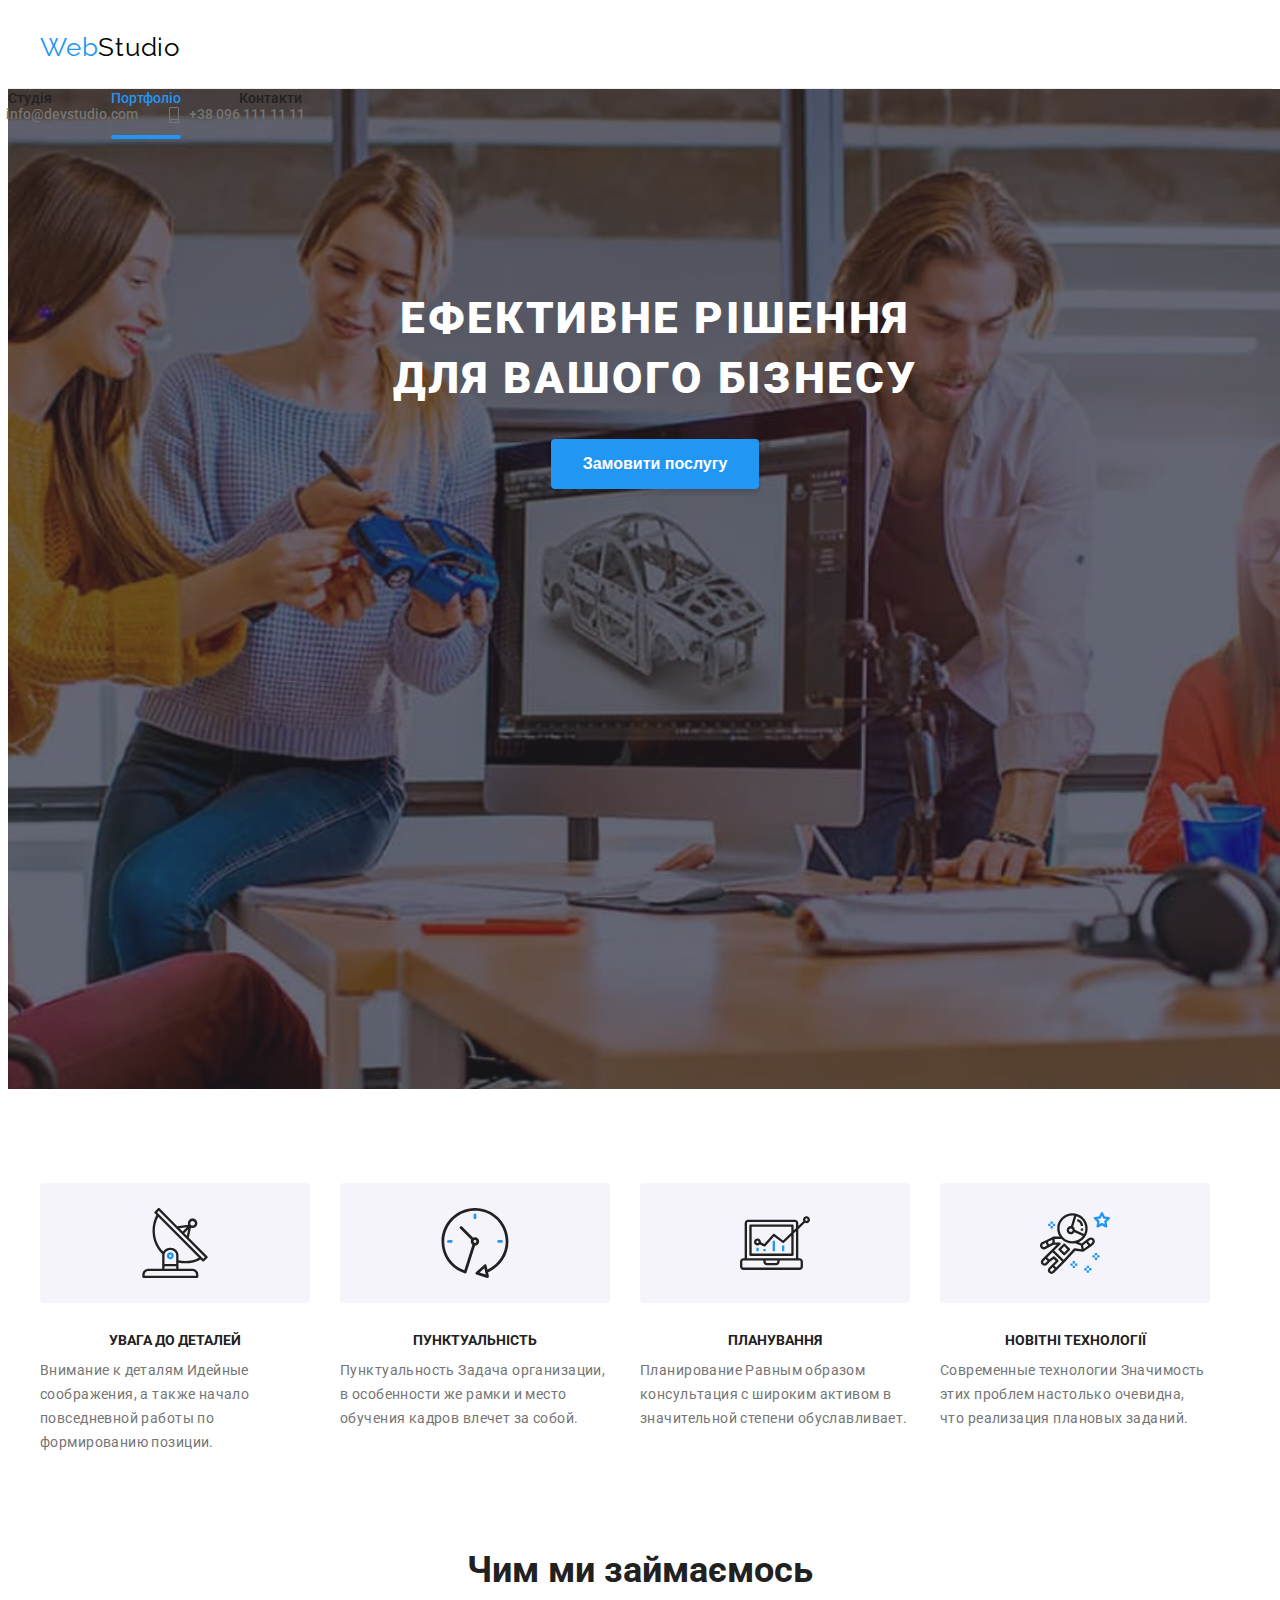
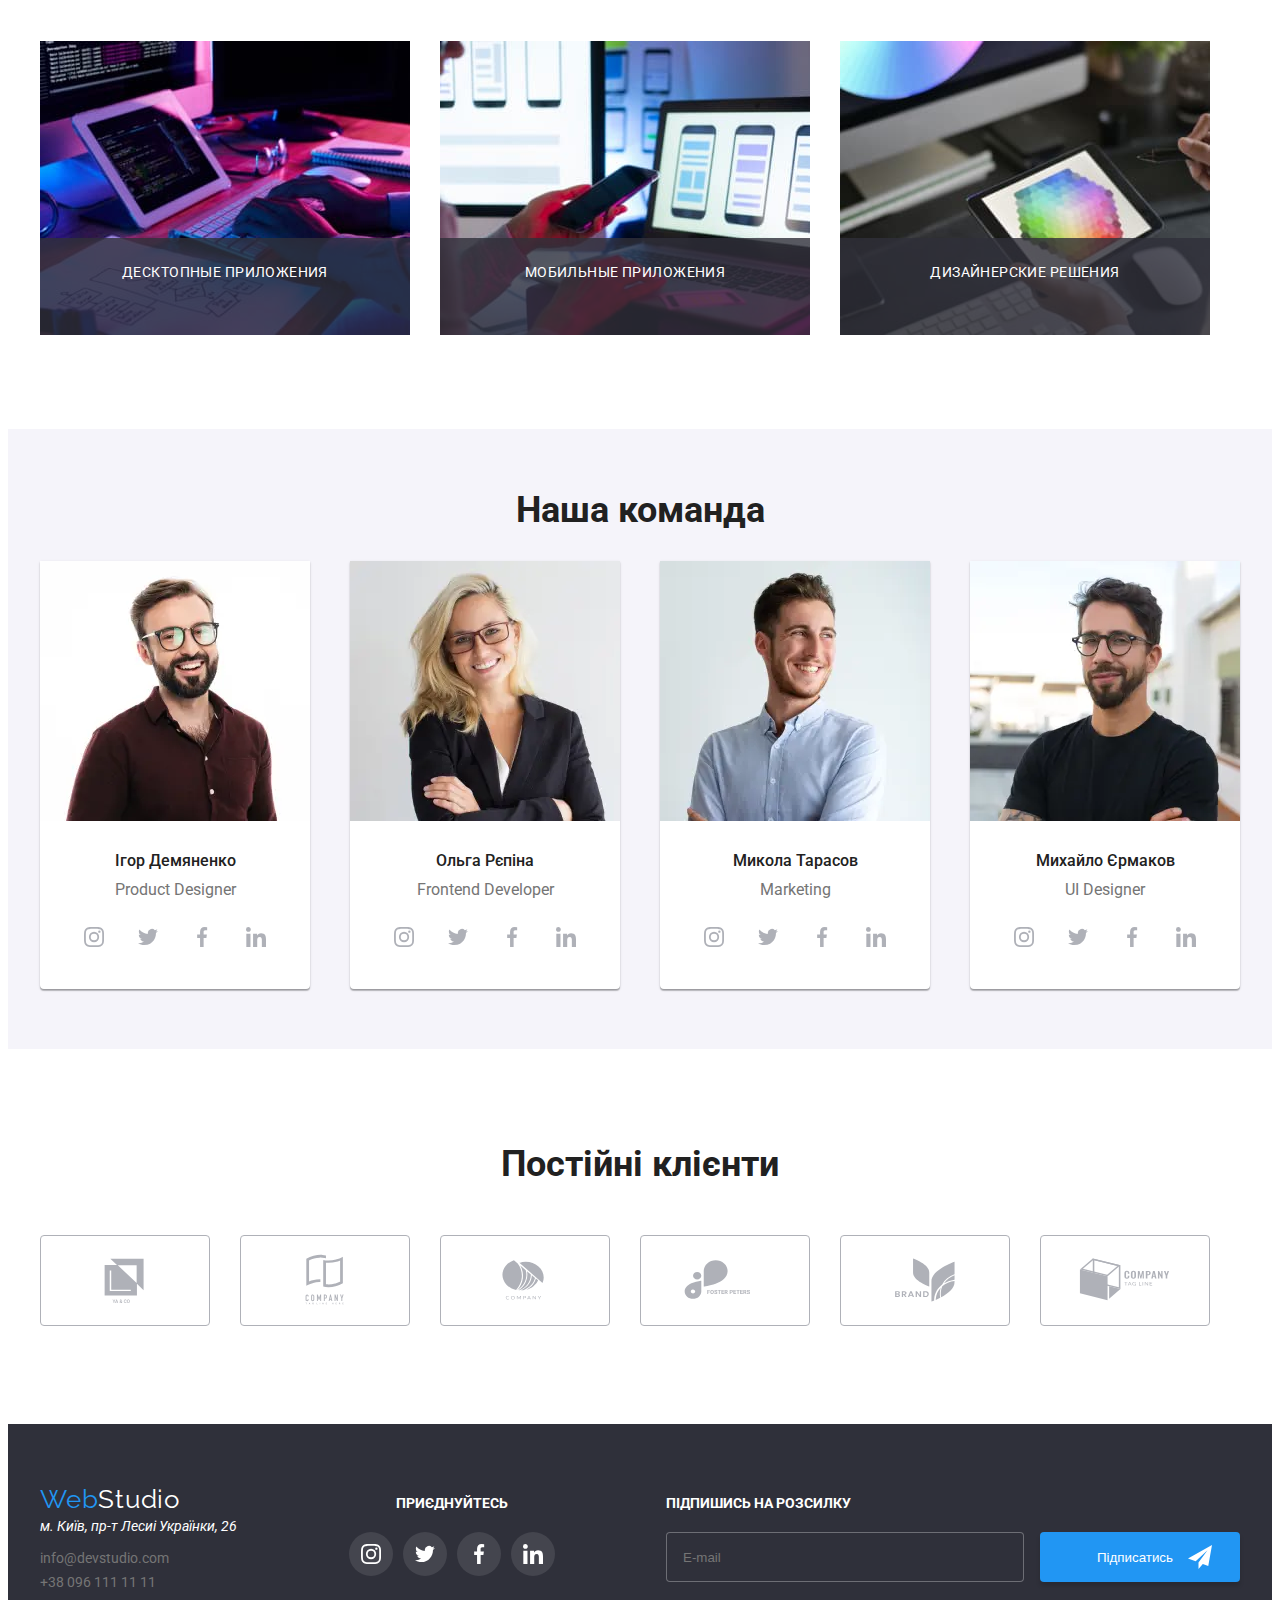
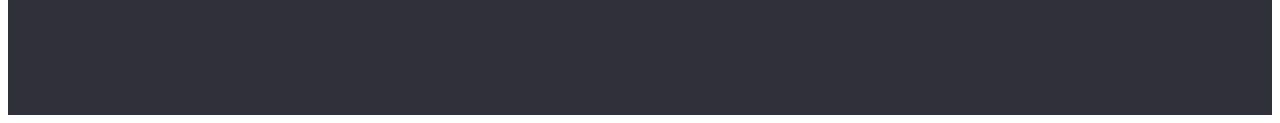
<file: index.html>
<!DOCTYPE html>
<html lang="ru">
  <head>
    <meta charset="UTF-8" />
    <meta http-equiv="X-UA-Compatible" content="IE=edge" />
    <meta name="viewport" content="width=device-width, initial-scale=1.0" />
    <title>WebStudio</title>
    <!-- шрифт -->
    <link
      href="https://fonts.googleapis.com/css2?family=Raleway:wght@700&family=Roboto:ital,wght@0,500;0,700;0,900;1,400&display=swap"
      rel="stylesheet">
      <!-- нормалізатор -->
      <link rel="stylesheet" href="https://cdnjs.cloudflare.com/ajax/libs/modern-normalize/1.1.0/modern-normalize.min.css"
        integrity="sha512-wpPYUAdjBVSE4KJnH1VR1HeZfpl1ub8YT/NKx4PuQ5NmX2tKuGu6U/JRp5y+Y8XG2tV+wKQpNHVUX03MfMFn9Q=="
        crossorigin="anonymous" referrerpolicy="no-referrer" />
        <!-- стиль -->
    
    <link rel="stylesheet" href="./css/main.min.css">
  </head>

  <body>
    <!-------------------------------- Х E Д E P ------------------------------------------>

    <header class="header">
          <div class="container page-header">
            <div class="page-header__logo">
            <a class="logo" href="./index.html">Web<samp class="logo-second">Studio</samp>
            </a>
            </div>
              <nav class="page-header__navigation">

<button type="button" class="mobile-menu-button" aria-expanded="false" aria-controls="menu-container" data-menu-button>
  <svg width="40" height="40" aria-label="перемикач мобільного меню">
    <use class="mob-icon-cross" href="./images/sprit1.svg#icon-close-menu-icon"></use>
    <use class="mob-icon-menu" href="./images/sprit1.svg#icon-open-menu-icon"></use>

  </svg>
</button>

<div class="menu-container" id="menu-container" data-menu>
  <ul class="site-nav__mob list">
    <li class="mob-site__link mob__active"><a href="./index.html" class="site-nav-mob__link mob__active">Студія</a></li>
    <li class="mob-site__link"><a href="./portfolio.html" class="site-nav-mob__link">Портфоліо</a></li>
    <li class="mob-site__link"><a href="" class="site-nav-mob__link">Контакти</a></li>
  </ul>

  <ul class="header-contact__mob list">
    <li class="header-contact__envelope-mob">
      <a href="mailto:info@devstudio.com" class="header-contact__link"> info@devstudio.com</a>
    </li>
    <li class="header-contact__phone-mob">
      <a href="tel:+380961111111" class="header-contact__link"> +38 096 111 11 11</a>
    </li>
  </ul>
  <ul class="mob-menu__social-list list">
    <li class="mob-menu__social-item">
      <a href="" class="mob-menu__social-link">Instagram</a>
    </li>
    <li class="mob-menu__social-item">
      <a href="" class="mob-menu__social-link">Twitter</a>
    </li>
    <li class="mob-menu__social-item">
      <a href="" class="mob-menu__social-link">Facebook</a>
    </li>
    <li class="mob-menu__social-item">
      <a href="" class="mob-menu__social-link">LinkedIn</a>
    </li>
  </ul>
  </nav>
  

</div>

                <div class="mob-menu__close">
                  <ul class="site-nav list">
                    <li><a href="./index.html" class="site-nav__link">Студія</a></li>
                    <li><a href="./portfolio.html" class="site-nav__link active-link">Портфоліо</a></li>
                    <li><a href="" class="site-nav__link">Контакти</a></li>
                  </ul>
                  </nav>
                  <ul class="header-contact list">
                    <li class="header-contact__envelope">
                      <a href="mailto:info@devstudio.com" class="header-contact__link"> <svg class="envelope-svg">
                          <use href="./images/sprit1.svg#icon-envelope"></use>
                        </svg>info@devstudio.com</a>
                    </li>
                    <li class="header-contact__phone">
                      <a href="tel:+380961111111" class="header-contact__link"> <svg class="phone-svg">
                          <use href="./images/sprit1.svg#icon-smartphone"></use>
                        </svg>+38 096 111 11 11</a>
                    </li>
                  </ul>
                </div>
        </div>
    </header>

   <!-- ---------------------------Г Е Р О Й -------------------------------------- -->

    <section class="heroe">
      <h1 class="heroe-title">Ефективне рішення <br> для Вашого бізнесу</h1>
      <div class="button-hero">
      <button data-modal-open type="button" class="button-heroe">Замовити послугу</button>
      </div>
    </section>

    <!-- Майн --------------MAIN-------------------------------------------------- -->

    <main>
      <!--------------------------------------- скритий текст --------------------------------->

    <h2 class="visually-hidden">скритий текст</h2>

      <!-- --------------------------------------Переваги -------------------------------------------------------------------------->


        <section class="section advantages">
        <div class="container">
        <ul class="grid list">
          <li class="grid__item">
              <div class="grid__icon">
                <svg class="we-icon" width="70" height="70">
                  <use href="./images/sprit1.svg#icon-antenna"></use>
                </svg>
              </div>
            <h3 class="grid__title">Увага до деталей</h3>
            <p class="grid__text">
              Внимание к деталям Идейные соображения, а также начало
              повседневной работы по формированию позиции.
            </p>
          </li>
          <li class="grid__item">
            <div class="grid__icon">
              <svg class="we-icon" width="70" height="70">
                <use href="./images/sprit1.svg#icon-clock"></use>
              </svg>
            </div>
            <h3 class="grid__title">Пунктуальність</h3>
            <p class="grid__text">
              Пунктуальность Задача организации, в особенности же рамки и место
              обучения кадров влечет за собой.
            </p>
          </li>
          <li class="grid__item">
              <div class="grid__icon">
                <svg class="we-icon" width="70" height="70">
                  <use href="./images/sprit1.svg#icon-diagram"></use>
                </svg>
              </div>
            <h3 class="grid__title">Планування</h3>
            <p class="grid__text">
              Планирование Равным образом консультация с широким активом в
              значительной степени обуславливает.
            </p>
          </li>
          <li class="grid__item">
              <div class="grid__icon">
                <svg class="we-icon" width="70" height="70">
                  <use href="./images/sprit1.svg#icon-astronaut"></use>
                </svg>
              </div>
            <h3 class="grid__title">Новітні технології</h3>
            <p class="grid__text">
              Современные технологии Значимость этих проблем настолько очевидна,
              что реализация плановых заданий.
            </p>
          </li>
        </ul>
        </div>
      </section>

      <!-- ------------------------------------Чим замаємся----------------------------------- -->

      <section class="section work">
        <div class="container">
        <h2 class="work__title">Чим ми займаємось</h2>
        <ul class="work__list list">
          <li class="work__item">
            <div class="work__product">
            <img
          srcset="./images/services-imgs/1200/service-1-1200@x1.jpg 1x, 
            ./images/services-imgs/1200/service-1-1200@x2.jpg 2x
            "
            src="./images/box1.jpg" alt="Копютер" width="370" />
              <p class="work__product-title">Десктопные приложения</p>
            </div>
          </li>
          <li class="work__item">
            <div class="work__product">
            <img 
            srcset="./images/services-imgs/1200/service-2-1200@x1.jpg 1x, 
            ./images/services-imgs/1200/service-2-1200@x2.jpg 2x
            "
            src="./images/box2.jpg" alt="Ноутбук" width="370" />
              <p class="work__product-title">Мобильные приложения</p>
            </div>
          </li>
          <li class="work__item">
            <div class="work__product">
              <img 
            srcset="./images/services-imgs/1200/service-3-1200@x1.jpg 1x, 
            ./images/services-imgs/1200/service-3-1200@x2.jpg 2x
            "
              src="./images/box3.jpg" alt="Планшет" width="370" />
              <p class="work__product-title">Дизайнерские решения</p>
            </div>
          </li>
        </ul>
        </div>
      </section>

      <!-- ----------------------------------Про команду-------------------------------------- -->

      <section class="section comand">
        <div class="container">
        <h2 class="comand__title">Наша команда</h2>
        <ul class="comand__list list">
          <li class="comand__item">
            <div class="person">

              <picture>
                <source
                  srcset="./images/team-member-imgs/1200/team-member-1-1200@x1.webp 1x, ./images/team-member-imgs/1200/team-member-1-1200@x2.webp 2x"
                  media="(min-width: 1200px)" type="image/webp">
                <source
                  srcset="./images/team-member-imgs/1200/team-member-1-1200@x1.jpg 1x, ./images/team-member-imgs/1200/team-member-1-1200@x2.jpg 2x"
                  media="(min-width: 1200px)">
                <source
                  srcset="./images/team-member-imgs/768/team-member-1-768@x1.webp 1x, ./images/team-member-imgs/768/team-member-1-768@x2.webp 2x"
                  media="(min-width: 768px)" type="image/webp">
                <source
                  srcset="./images/team-member-imgs/768/team-member-1-768@x1.jpg 1x, ./images/team-member-imgs/768/team-member-1-768@x2.jpg 2x"
                  media="(min-width: 768px)">
                <source
                  srcset="./images/team-member-imgs/480/team-member-1-480@x1.webp 1x, ./images/team-member-imgs/480/team-member-1-480@x2.webp 2x"
                  media="(max-width: 767px)" type="image/webp">
                <source
                  srcset="./images/team-member-imgs/480/team-member-1-480@x1.jpg 1x, ./images/team-member-imgs/480/team-member-1-480@x2.jpg 2x"
                  media="(max-width: 767px)">
                <img src="#" alt="Ігор Демяненко">
              </picture>
            <div class="person__item">
            <h3 class="person__name">Ігор Демяненко</h3>
            <p class="person__position">Product Designer</p>
            <div class="social-networks">
              <ul class="social-networks__list list">
                <li>
                  <a href="" class="social-networks__icon">
                    <svg class="social-networks__title">
                      <use href="./images/sprit.svg#icon-instagram"></use>
                    </svg>
                  </a>
                </li>
                <li>
                  <a href="" class="social-networks__icon">
                    <svg class="social-networks__title">
                      <use href="./images/sprit.svg#icon-twitter"></use>
                    </svg>
                  </a>
                </li>
                <li>
                  <a href="" class="social-networks__icon">
                    <svg class="social-networks__title">
                      <use href="./images/sprit.svg#icon-facebook"></use>
                    </svg>
                  </a>
                </li>
                <li>
                  <a href="" class="social-networks__icon">
                    <svg class="social-networks__title">
                      <use href="./images/sprit.svg#icon-linkedin"></use>
                    </svg>
                  </a>
                </li>
              </ul>
            </div>
            </div>
            </div>
          </li>
          <li class="comand__item">
            <div class="person">
              <picture>
                <source
                  srcset="./images/team-member-imgs/1200/team-member-2-1200@x1.webp 1x, ./images/team-member-imgs/1200/team-member-2-1200@x2.webp 2x"
                  media="(min-width: 1200px)" type="image/webp">
                <source
                  srcset="./images/team-member-imgs/1200/team-member-2-1200@x1.jpg 1x, ./images/team-member-imgs/1200/team-member-2-1200@x2.jpg 2x"
                  media="(min-width: 1200px)">
                <source
                  srcset="./images/team-member-imgs/768/team-member-2-768@x1.webp 1x, ./images/team-member-imgs/768/team-member-2-768@x2.webp 2x"
                  media="(min-width: 768px)" type="image/webp">
                <source
                  srcset="./images/team-member-imgs/768/team-member-2-768@x1.jpg 1x, ./images/team-member-imgs/768/team-member-2-768@x2.jpg 2x"
                  media="(min-width: 768px)">
                <source
                  srcset="./images/team-member-imgs/480/team-member-2-480@x1.webp 1x, ./images/team-member-imgs/480/team-member-2-480@x2.webp 2x"
                  media="(max-width: 767px)" type="image/webp">
                <source
                  srcset="./images/team-member-imgs/480/team-member-2-480@x1.jpg 1x, ./images/team-member-imgs/480/team-member-2-480@x2.jpg 2x"
                  media="(max-width: 767px)">
                <img src="#" alt="Ольга Рєпіна">
              </picture>
            <div class="person__item">
            <h3 class="person__name">Ольга Рєпіна</h3>
            <p class="person__position">Frontend Developer</p>
            <div class="social-networks">
              <ul class="social-networks__list list">
                <li>
                  <a href="" class="social-networks__icon">
                    <svg class="social-networks__title">
                      <use href="./images/sprit.svg#icon-instagram"></use>
                    </svg>
                  </a>
                </li>
                <li>
                  <a href="" class="social-networks__icon">
                    <svg class="social-networks__title">
                      <use href="./images/sprit.svg#icon-twitter"></use>
                    </svg>
                  </a>
                </li>
                <li>
                  <a href="" class="social-networks__icon">
                    <svg class="social-networks__title">
                      <use href="./images/sprit.svg#icon-facebook"></use>
                    </svg>
                  </a>
                </li>
                <li>
                  <a href="" class="social-networks__icon">
                    <svg class="social-networks__title">
                      <use href="./images/sprit.svg#icon-linkedin"></use>
                    </svg>
                  </a>
                </li>
              </ul>
            </div>
            </div>
            </div>
          </li>
          <li class="comand__item">
            <div class="person">
              <picture>
                <source
                  srcset="./images/team-member-imgs/1200/team-member-3-1200@x1.webp 1x, ./images/team-member-imgs/1200/team-member-3-1200@x2.webp 2x"
                  media="(min-width: 1200px)" type="image/webp">
                <source
                  srcset="./images/team-member-imgs/1200/team-member-3-1200@x1.jpg 1x, ./images/team-member-imgs/1200/team-member-3-1200@x2.jpg 2x"
                  media="(min-width: 1200px)">
                <source
                  srcset="./images/team-member-imgs/768/team-member-3-768@x1.webp 1x, ./images/team-member-imgs/768/team-member-3-768@x2.webp 2x"
                  media="(min-width: 768px)" type="image/webp">
                <source
                  srcset="./images/team-member-imgs/768/team-member-3-768@x1.jpg 1x, ./images/team-member-imgs/768/team-member-3-768@x2.jpg 2x"
                  media="(min-width: 768px)">
                <source
                  srcset="./images/team-member-imgs/480/team-member-3-480@x1.webp 1x, ./images/team-member-imgs/480/team-member-3-480@x2.webp 2x"
                  media="(max-width: 767px)" type="image/webp">
                <source
                  srcset="./images/team-member-imgs/480/team-member-3-480@x1.jpg 1x, ./images/team-member-imgs/480/team-member-3-480@x2.jpg 2x"
                  media="(max-width: 767px)">
                <img src="#" alt="Микола Тарасов">
              </picture>
            <div class="person__item">
            <h3 class="person__name">Микола Тарасов</h3>
            <p class="person__position">Marketing</p>
            <div class="social-networks">
              <ul class="social-networks__list list">
                <li>
                  <a href="" class="social-networks__icon">
                    <svg class="social-networks__title">
                      <use href="./images/sprit.svg#icon-instagram"></use>
                    </svg>
                  </a>
                </li>
                <li>
                  <a href="" class="social-networks__icon">
                    <svg class="social-networks__title">
                      <use href="./images/sprit.svg#icon-twitter"></use>
                    </svg>
                  </a>
                </li>
                <li>
                  <a href="" class="social-networks__icon">
                    <svg class="social-networks__title">
                      <use href="./images/sprit.svg#icon-facebook"></use>
                    </svg>
                  </a>
                </li>
                <li>
                  <a href="" class="social-networks__icon">
                    <svg class="social-networks__title">
                      <use href="./images/sprit.svg#icon-linkedin"></use>
                    </svg>
                  </a>
                </li>
              </ul>
            </div>
            </div>
            </div>
          </li>
          <li class="comand__item">
            <div class="person">
              <picture>
                <source
                  srcset="./images/team-member-imgs/1200/team-member-4-1200@x1.webp 1x, ./images/team-member-imgs/1200/team-member-4-1200@x2.webp 2x"
                  media="(min-width: 1200px)" type="image/webp">
                <source
                  srcset="./images/team-member-imgs/1200/team-member-4-1200@x1.jpg 1x, ./images/team-member-imgs/1200/team-member-4-1200@x2.jpg 2x"
                  media="(min-width: 1200px)">
                <source
                  srcset="./images/team-member-imgs/768/team-member-4-768@x1.webp 1x, ./images/team-member-imgs/768/team-member-4-768@x2.webp 2x"
                  media="(min-width: 768px)" type="image/webp">
                <source
                  srcset="./images/team-member-imgs/768/team-member-4-768@x1.jpg 1x, ./images/team-member-imgs/768/team-member-4-768@x2.jpg 2x"
                  media="(min-width: 768px)">
                <source
                  srcset="./images/team-member-imgs/480/team-member-4-480@x1.webp 1x, ./images/team-member-imgs/480/team-member-4-480@x2.webp 2x"
                  media="(max-width: 767px)" type="image/webp">
                <source
                  srcset="./images/team-member-imgs/480/team-member-4-480@x1.jpg 1x, ./images/team-member-imgs/480/team-member-4-480@x2.jpg 2x"
                  media="(max-width: 767px)">
                <img src="#" alt="Михайло Єрмаков">
              </picture>
            <div class="person__item">
            <h3 class="person__name">Михайло Єрмаков</h3>
            <p class="person__position">UI Designer</p>
            <div class="social-networks">
              <ul class="social-networks__list list">
                <li>
                  <a href="" class="social-networks__icon">
                    <svg class="social-networks__title">
                      <use href="./images/sprit.svg#icon-instagram"></use>
                    </svg>
                  </a>
                </li>
                <li>
                  <a href="" class="social-networks__icon">
                    <svg class="social-networks__title">
                      <use href="./images/sprit.svg#icon-twitter"></use>
                    </svg>
                  </a>
                </li>
                <li>
                  <a href="" class="social-networks__icon">
                    <svg class="social-networks__title">
                      <use href="./images/sprit.svg#icon-facebook"></use>
                    </svg>
                  </a>
                </li>
                <li>
                  <a href="" class="social-networks__icon">
                    <svg class="social-networks__title">
                      <use href="./images/sprit.svg#icon-linkedin"></use>
                    </svg>
                  </a>
                </li>
              </ul>
            </div>
            </div>
            </div>
          </li>
        </ul>
        </div>
      </section>

      <!-- ---------------------------------Наші клієнти------------------------------------- -->
      
      <section class="section clients">
        <div class="container">
          <h2 class="clients__title">Постійні клієнти</h2>
          <ul class="clients__list list">
            <li class="clients__item">
              <a href="">
                <svg class="clients__icon">
                  <use href="./images/sprit.svg#icon-Logo1"></use>
                </svg>
              </a>
            </li>
            <li class="clients__item">
              <a href="">
                <svg class="clients__icon">
                  <use href="./images/sprit.svg#icon-Logo2"></use>
                </svg>
              </a>
            </li>
            <li class="clients__item">
              <a href="">
                <svg class="clients__icon">
                  <use href="./images/sprit.svg#icon-Logo3"></use>
                </svg>
              </a>
            </li>
            <li class="clients__item">
              <a href="">
                <svg class="clients__icon">
                  <use href="./images/sprit.svg#icon-Logo4"></use>
                </svg>
              </a>
            </li>
            <li class="clients__item">
              <a href="">
                <svg class="clients__icon">
                  <use href="./images/sprit.svg#icon-Logo5"></use>
                </svg>
              </a>
            </li>
            <li class="clients__item">
              <a href="">
                <svg class="clients__icon">
                  <use href="./images/sprit.svg#icon-Logo6"></use>
                </svg>
              </a>
            </li>
          </ul>
        </div>
      </section>
    </main>

<!-- ---------------------FOOTER----------------------------------------------------- -->
<footer class="page-footer">
  <div class="container footer">
    <div class="page-footer__contact">
      <a class="logo" href="./index.html">Web<samp class="logo-second logo--footer">Studio</samp></a>
      <address class="page-footer__adress">м. Київ, пр-т Лесиі Українки, 26</address>
      <ul class="contact list">
        <li>
          <a href="mailto:info@devstudio.com" class="footer-contact__list">info@devstudio.com</a>
        </li>
        <li>
          <a href="tel:+380961111111" class="footer-contact__list">+38 096 111 11 11</a>
        </li>
      </ul>
    </div>
    <div class="page-footer__sotial">
      <p class="page-footer_title">ПРИЄДНУЙТЕСЬ</p>
      <ul class="social-networks__list list footer-sotial__item">
        <li>
          <a href="" class="social-networks__icon page-footer--social">
            <svg class="social-networks__title">
              <use href="./images/sprit.svg#icon-instagram"></use>
            </svg>
          </a>
        </li>
        <li>
          <a href="" class="social-networks__icon page-footer--social">
            <svg class="social-networks__title">
              <use href="./images/sprit.svg#icon-twitter"></use>
            </svg>
          </a>
        </li>
        <li>
          <a href="" class="social-networks__icon page-footer--social">
            <svg class="social-networks__title">
              <use href="./images/sprit.svg#icon-facebook"></use>
            </svg>
          </a>
        </li>
        <li>
          <a href="" class="social-networks__icon page-footer--social">
            <svg class="social-networks__title">
              <use href="./images/sprit.svg#icon-linkedin"></use>
            </svg>
          </a>
        </li>
      </ul>
    </div>
    <form class="page-footer__email">
      <p class="page-footer_title">підпишись на розсилку</p>
      <input type="email" name="mail" id="mail" placeholder="E-mail">
      <label for="mail"></label>
      <button type="submit">
        <p class="text-send">Підписатись</p>
        <svg class="icon-send">
          <use href="images/sprit1.svg#icon-send-1"></use>
        </svg>
      </button>
    </form>
  </div>
</footer>
    <!----------------------------------- БЕКДРОП -------------------------------------------->
    <!-- button close  -->

    <div class="backdrop is-hidden" data-modal>
      <div class="modal">
        <div class="button-close">
          <button class="button-item-main" data-modal-close>
            <svg class="close-item">
              <use href="./images/sprit1.svg#icon-close-svg-1"  class="close-svg"></use>
            </svg>
        </div>
        <form class="modal-form">
          <b class="form-title">Оставьте свои данные, мы вам перезвоним</b>
          <div class="form-general">
            <div class="form-item">
              <label for="name" class="form-titles">Імя</label>
              <input type="name" class="form-input" name="name" id="name">
                <svg class="form-svg">
                  <use href="./images/sprit1.svg#icon-person-black-18" class="svg-imege"></use>
                </svg>
            </div>
            <div class="form-item">
              <label for="tel" class="form-titles">Телефон</label>
              <input type="tel" class="form-input" name="tel" id="tel">
                <svg class="form-svg">
                  <use href="./images/sprit1.svg#icon-phone-black-18"></use>
                </svg>
            </div>
            <div class="form-item">
              <label for="mail" class="form-titles">Пошта</label>
              <input type="email" class="form-input" name="mail" id="mail">
            <svg class="form-svg">
              <use href="./images/sprit1.svg#icon-email-black-18"></use>
            </svg>
            </div>
            </div>
              <label for="coments" class="form-titles">Коментарій
                <textarea name="coments" id="coments" rows="10" 
                  placeholder="Введіть текст..." class="com-title"></textarea>
              </label>
              <label class="check">
              <input class="check__input" type="checkbox" name="" id="">
                <span class="check__box"></span>
                Соглашаюсь с рассылкой и принимаю
                <a href="" class="check-title-two">Условия договора</a>
              </label>
              <button type="submit" class="form-submit">Отправить</button>
            </div>
          </form>
        </div>
      </div>
    <script src="./js/modal.js"></script>
    <script src="./js/mobile-menu.js"></script>
  </body>
</html>
</file>
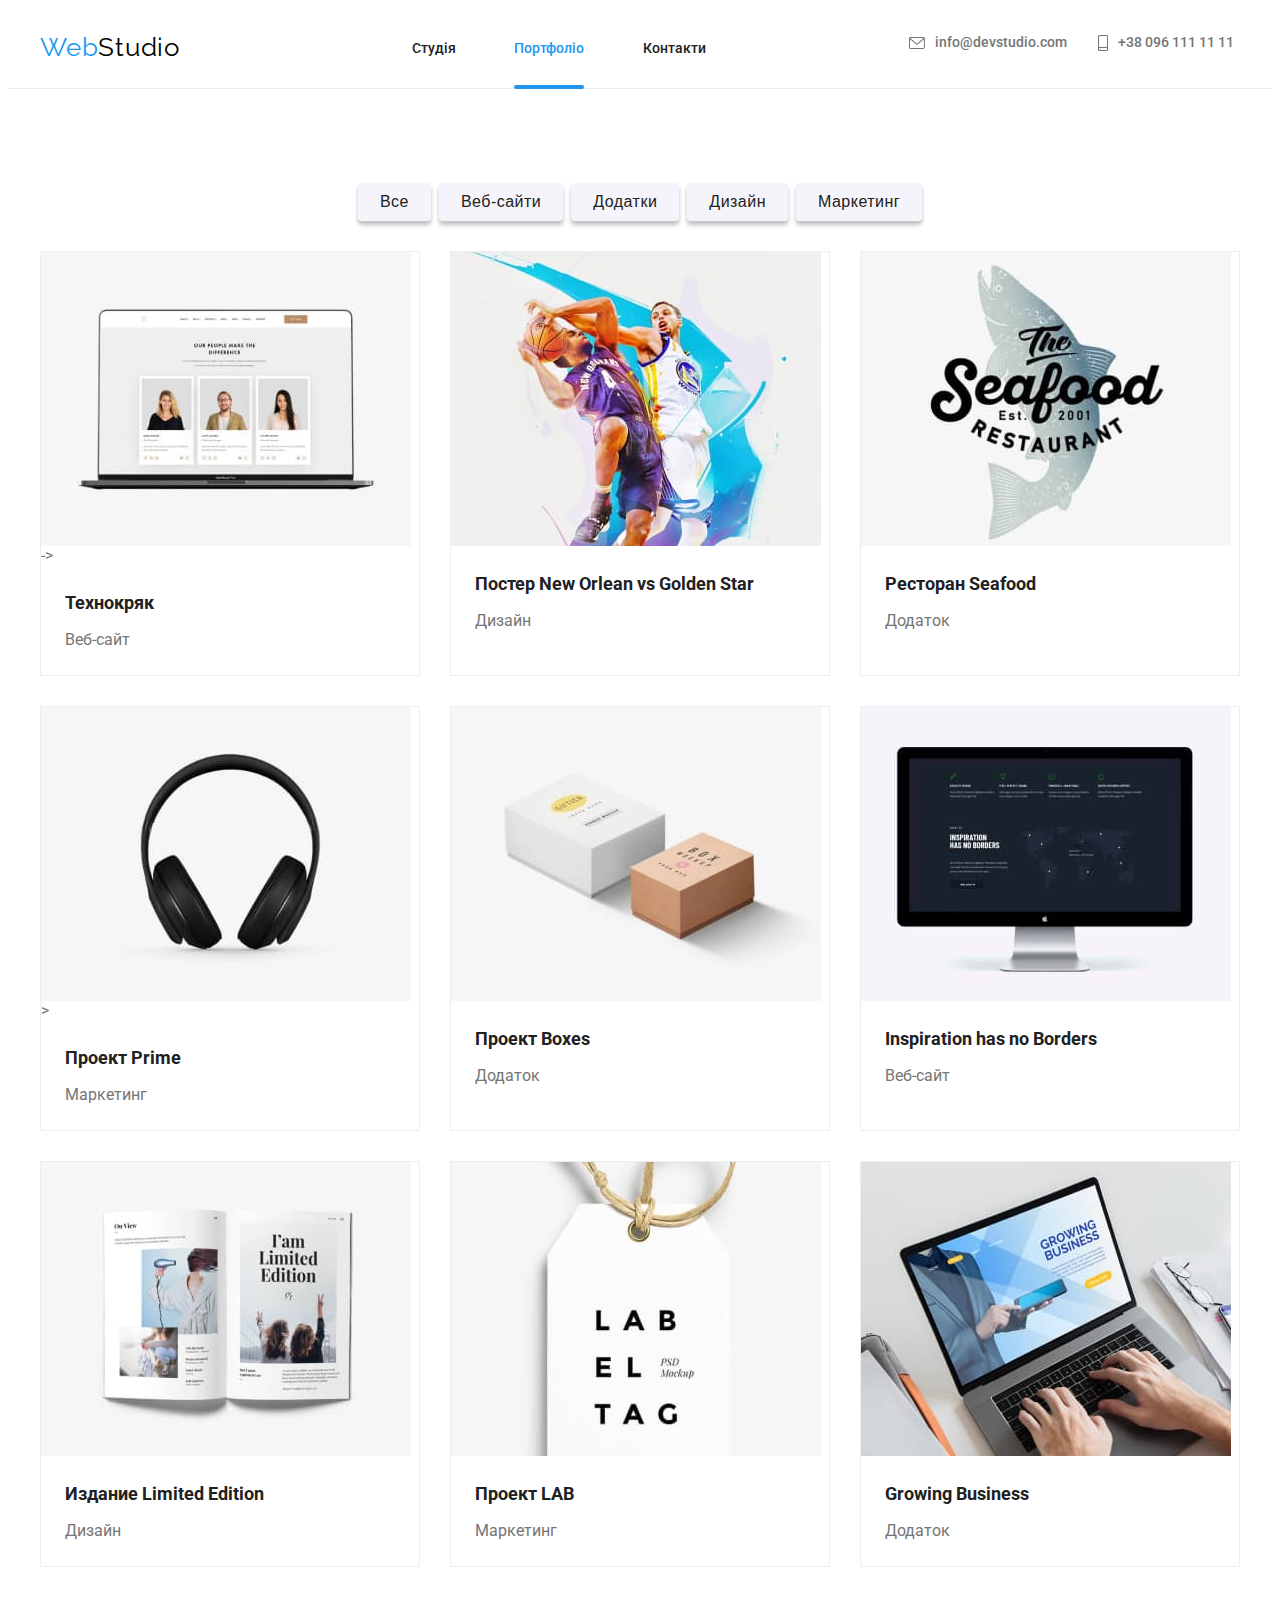
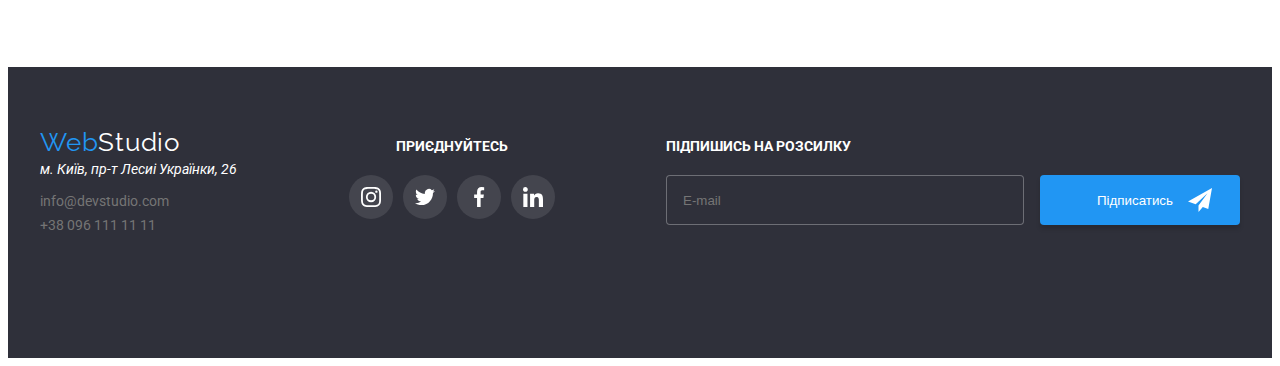
<file: portfolio.html>
<!DOCTYPE html>
<html lang="ru">
  <head>
    <meta charset="UTF-8" />
    <meta http-equiv="X-UA-Compatible" content="IE=edge" />
    <meta name="viewport" content="width=device-width, initial-scale=1.0" />
    <title>WebStudio-portfolio</title>
    <link href="https://fonts.googleapis.com/css2?family=Raleway:wght@700&family=Roboto:ital,wght@0,500;0,700;0,900;1,400&display=swap" rel="stylesheet">
    <!-- нормалізатор -->
    <link rel="stylesheet" href="https://cdnjs.cloudflare.com/ajax/libs/modern-normalize/1.1.0/modern-normalize.min.css"
      integrity="sha512-wpPYUAdjBVSE4KJnH1VR1HeZfpl1ub8YT/NKx4PuQ5NmX2tKuGu6U/JRp5y+Y8XG2tV+wKQpNHVUX03MfMFn9Q=="
      crossorigin="anonymous" referrerpolicy="no-referrer" />

    <link rel="stylesheet" href="./css/main.min.css">
    
  </head>
  <body>
  <!-- Хедер -->
  
<header class="header">
  <div class="container page-header">
    <div class="page-header__logo">
      <a class="logo" href="./index.html">Web<samp class="logo-second">Studio</samp>
      </a>
    </div>
    <nav class="page-header__navigation">

      <!-- ----------------------------------------------------------------------------------------------------------------- -->

      <button 
        type="button" 
        class="mobile-menu-button"
        aria-expanded="false"
        aria-controls="menu-container"
        data-menu-button
      >
  <svg width="40" height="40" aria-label="перемикач мобільного меню">
    <use class="mob-icon-cross" href="./images/sprit1.svg#icon-close-menu-icon"></use>
    <use class="mob-icon-menu" href="./images/sprit1.svg#icon-open-menu-icon"></use>
    
  </svg>
      </button>

<div class="menu-container" id="menu-container" data-menu>
TEXT  TEXT

</div>

      <!-- Мобильное меню -->



<!-- <button type="button" class="navigation__btn js-open-menu" aria-expanded="false" aria-label="Открытие мобильного меню">
  <svg width="40" height="40" aria-label="Переключатель мобильного меню">
    <use class="navigation__menu" href="images/icons.svg#icon-menu"></use>
  </svg>
</button>

<div class="mobile-menu-container js-menu-container">
  <div class="menu-container container">
    <button type="button" class="navigation__btn mobile-close-btn js-close-menu" aria-expanded="false"
      aria-label="Закрытие мобильного меню">
      <svg width="40" height="40" aria-label="Переключатель мобильного меню">
        <use class="navigation__menu-close" href="images/icons.svg#icon-close-menu"></use>
      </svg>
    </button>

    <ul class="menu-references list">
      <li class="menu-references__item">
        <a href="./index.html" class="menu-references__link menu-references__link--current">Студия</a>
      </li>
      <li class="menu-references__item">
        <a href="./portfolio.html" class="menu-references__link">Портфолио</a>
      </li>
      <li class="menu-references__item">
        <a href="" class="menu-references__link">Контакты</a>
      </li>
    </ul>

    <ul class="menu-contacts list">
      <li class="menu-contacts__item">
        <a href="tel:+380961111111" class="menu-contacts__phone link">
          +38 096 111 11 11</a>
      </li>
      <li class="menu-contacts__item">
        <a href="mailto:info@devstudio.com" class="menu-contacts__e-mail link">
          info@devstudio.com</a>
      </li>
    </ul>

    <ul class="menu-socials">
      <li class="menu-socials__item">
        <a href="" class="menu-socials__link">Instagram</a>
      </li>
      <li class="menu-socials__item">
        <a href="" class="menu-socials__link">Twitter</a>
      </li>
      <li class="menu-socials__item">
        <a href="" class="menu-socials__link">Facebook</a>
      </li>
      <li class="menu-socials__item">
        <a href="" class="menu-socials__link">LinkedIn</a>
      </li>
    </ul>
  </div>
</div> -->

<!-- -------------------------------------------------------------------------------------------------------------------------- -->
<div class="mob-menu__close">
<ul class="site-nav list">
  <li><a href="./index.html" class="site-nav__link">Студія</a></li>
  <li><a href="./portfolio.html" class="site-nav__link active-link">Портфоліо</a></li>
  <li><a href="" class="site-nav__link">Контакти</a></li>
</ul>
</nav>
<ul class="header-contact list">
  <li class="header-contact__envelope">
    <a href="mailto:info@devstudio.com" class="header-contact__link"> <svg class="envelope-svg">
        <use href="./images/sprit1.svg#icon-envelope"></use>
      </svg>info@devstudio.com</a>
  </li>
  <li class="header-contact__phone">
    <a href="tel:+380961111111" class="header-contact__link"> <svg class="phone-svg">
        <use href="./images/sprit1.svg#icon-smartphone"></use>
      </svg>+38 096 111 11 11</a>
  </li>
</ul>
</div>

      
  </div>
</header>

    <!-- скритий h1 -->
    <h1 class="visually-hidden">скритий текст</h1>

    <!-- Mein -->
    <main>
      <!-- Продук -->
      <section class="section page-portfolio">
        <div class="container">
        <!-- Фільтер -->
          <ul class="page-portfolio__filter list">
            <li class="page-portfolio__item"><button type="button" class="page-portfolio__button">Все</button></li>
            <li class="page-portfolio__item"><button type="button" class="page-portfolio__button">Веб-сайти</button></li>
            <li class="page-portfolio__item"><button type="button" class="page-portfolio__button">Додатки</button></li>
            <li class="page-portfolio__item"><button type="button" class="page-portfolio__button">Дизайн</button></li>
            <li class="page-portfolio__item"><button type="button" class="page-portfolio__button">Маркетинг</button></li>
          </ul>
        <ul class="portfilio-list list">
          <li class="project">
            <div class="foto-thumb">
              <picture>
                <source
                  srcset="./images/portfolio-imgs/1200/portfolio-img-1-1200@x1.jpg 1x, ./images/portfolio-imgs/1200/portfolio-img-1-1200@x2.jpg 2x"
                  media="(min-width: 1200px)">
                <source
                  srcset="./images/portfolio-imgs/768/portfolio-img-1-768@x1.jpg 1x, ./images/portfolio-imgs/768/portfolio-img-1-768@x2.jpg 2x"
                  media="(min-width: 768px)">
                <source
                  srcset="./images/portfolio-imgs/480/portfolio-img-1-480@x1.jpg 1x, ./images/portfolio-imgs/480/portfolio-img-1-480@x2.jpg 2x"
                  media="(max-width: 767px)">
                <img src="#" alt="Веб-сайт">
              </picture>->
              <div class="produkt-overlay">
                <p class="overlay-text">Text text text</p>
              </div>
            </div>
           
            <div class="product-item">
            <h2 class="project__title">Технокряк</h2>
            <p class="project__product">Веб-сайт</p>
            </div>
          </li>
          <li class="project">
            <div class="foto-thumb">
              <picture>
                <source
                  srcset="./images/portfolio-imgs/1200/portfolio-img-2-1200@x1.jpg 1x, ./images/portfolio-imgs/1200/portfolio-img-2-1200@x2.jpg 2x"
                  media="(min-width: 1200px)">
                <source
                  srcset="./images/portfolio-imgs/768/portfolio-img-2-768@x1.jpg 1x, ./images/portfolio-imgs/768/portfolio-img-2-768@x2.jpg 2x"
                  media="(min-width: 768px)">
                <source
                  srcset="./images/portfolio-imgs/480/portfolio-img-2-480@x1.jpg 1x, ./images/portfolio-imgs/480/portfolio-img-2-480@x2.jpg 2x"
                  media="(max-width: 767px)">
                <img src="#" alt="Дизайн">
              </picture>
              <div class="produkt-overlay">
                <p class="overlay-text">Text text text</p>
              </div>
            </div>
            <div class="product-item">
            <h2 class="project__title">Постер New Orlean vs Golden Star</h2>
            <p class="project__product">Дизайн</p>
            </div>
          </li>
          <li class="project">
            <div class="foto-thumb">
              <picture>
                <source
                  srcset="./images/portfolio-imgs/1200/portfolio-img-3-1200@x1.jpg 1x, ./images/portfolio-imgs/1200/portfolio-img-3-1200@x2.jpg 2x"
                  media="(min-width: 1200px)">
                <source
                  srcset="./images/portfolio-imgs/768/portfolio-img-3-768@x1.jpg 1x, ./images/portfolio-imgs/768/portfolio-img-3-768@x2.jpg 2x"
                  media="(min-width: 768px)">
                <source
                  srcset="./images/portfolio-imgs/480/portfolio-img-3-480@x1.jpg 1x, ./images/portfolio-imgs/480/portfolio-img-3-480@x2.jpg 2x"
                  media="(max-width: 767px)">
                <img src="#" alt="Додаток">
              </picture>
              <div class="produkt-overlay">
                <p class="overlay-text">Text text text</p>
              </div>
            </div>
            <div class="product-item">
            <h2 class="project__title">Ресторан Seafood</h2>
            <p class="project__product">Додаток</p>
            </div>
          </li>
          <li class="project">
            <div class="foto-thumb">
              <picture>
                <source
                  srcset="./images/portfolio-imgs/1200/portfolio-img-4-1200@x1.jpg 1x, ./images/portfolio-imgs/1200/portfolio-img-4-1200@x2.jpg 2x"
                  media="(min-width: 1200px)">
                <source
                  srcset="./images/portfolio-imgs/768/portfolio-img-4-768@x1.jpg 1x, ./images/portfolio-imgs/768/portfolio-img-4-768@x2.jpg 2x"
                  media="(min-width: 768px)">
                <source
                  srcset="./images/portfolio-imgs/480/portfolio-img-4-480@x1.jpg 1x, ./images/portfolio-imgs/480/portfolio-img-4-480@x2.jpg 2x"
                  media="(max-width: 767px)">
                <img src="#" alt="Маркетинг">
              </picture>>
              <div class="produkt-overlay">
                <p class="overlay-text">Text text text</p>
              </div>
            </div>
            <div class="product-item">
            <h2 class="project__title">Проект Prime</h2>
            <p class="project__product">Маркетинг</p>
            </div>
          </li>
          <li class="project">
            <div class="foto-thumb">
              <picture>
                <source
                  srcset="./images/portfolio-imgs/1200/portfolio-img-5-1200@x1.jpg 1x, ./images/portfolio-imgs/1200/portfolio-img-5-1200@x2.jpg 2x"
                  media="(min-width: 1200px)">
                <source
                  srcset="./images/portfolio-imgs/768/portfolio-img-5-768@x1.jpg 1x, ./images/portfolio-imgs/768/portfolio-img-5-768@x2.jpg 2x"
                  media="(min-width: 768px)">
                <source
                  srcset="./images/portfolio-imgs/480/portfolio-img-5-480@x1.jpg 1x, ./images/portfolio-imgs/480/portfolio-img-5-480@x2.jpg 2x"
                  media="(max-width: 767px)">
                <img src="#" alt="Додаток">
              </picture>
              <div class="produkt-overlay">
                <p class="overlay-text">Text text text</p>
              </div>
            </div>
            <div class="product-item">
            <h2 class="project__title">Проект Boxes</h2>
            <p class="project__product">Додаток</p>
            </div>
          </li>
          <li class="project">
          <div class="foto-thumb">
            <picture>
              <source
                srcset="./images/portfolio-imgs/1200/portfolio-img-6-1200@x1.jpg 1x, ./images/portfolio-imgs/1200/portfolio-img-6-1200@x2.jpg 2x"
                media="(min-width: 1200px)">
              <source
                srcset="./images/portfolio-imgs/768/portfolio-img-6-768@x1.jpg 1x, ./images/portfolio-imgs/768/portfolio-img-6-768@x2.jpg 2x"
                media="(min-width: 768px)">
              <source
                srcset="./images/portfolio-imgs/480/portfolio-img-6-480@x1.jpg 1x, ./images/portfolio-imgs/480/portfolio-img-6-480@x2.jpg 2x"
                media="(max-width: 767px)">
              <img src="#" alt="Веб-сайт">
            </picture>
            <div class="produkt-overlay">
              <p class="overlay-text">Text text text</p>
            </div>
          </div>
            <div class="product-item">
            <h2 class="project__title">Inspiration has no Borders</h2>
            <p class="project__product">Веб-сайт</p>
            </div>
          </li>
          <li class="project">
            <div class="foto-thumb">
              <picture>
                <source
                  srcset="./images/portfolio-imgs/1200/portfolio-img-7-1200@x1.jpg 1x, ./images/portfolio-imgs/1200/portfolio-img-7-1200@x2.jpg 2x"
                  media="(min-width: 1200px)">
                <source
                  srcset="./images/portfolio-imgs/768/portfolio-img-7-768@x1.jpg 1x, ./images/portfolio-imgs/768/portfolio-img-7-768@x2.jpg 2x"
                  media="(min-width: 768px)">
                <source
                  srcset="./images/portfolio-imgs/480/portfolio-img-7-480@x1.jpg 1x, ./images/portfolio-imgs/480/portfolio-img-7-480@x2.jpg 2x"
                  media="(max-width: 767px)">
                <img src="#" alt="Дизайн">
              </picture>
              <div class="produkt-overlay">
                <p class="overlay-text">Text text text</p>
              </div>
            </div>
            <div class="product-item">
            <h2 class="project__title">Издание Limited Edition</h2>
            <p class="project__product">Дизайн</p>
            </div>
          </li>
          <li class="project">
            <div class="foto-thumb">
              <picture>
                <source
                  srcset="./images/portfolio-imgs/1200/portfolio-img-8-1200@x1.jpg 1x, ./images/portfolio-imgs/1200/portfolio-img-8-1200@x2.jpg 2x"
                  media="(min-width: 1200px)">
                <source
                  srcset="./images/portfolio-imgs/768/portfolio-img-8-768@x1.jpg 1x, ./images/portfolio-imgs/768/portfolio-img-8-768@x2.jpg 2x"
                  media="(min-width: 768px)">
                <source
                  srcset="./images/portfolio-imgs/480/portfolio-img-8-480@x1.jpg 1x, ./images/portfolio-imgs/480/portfolio-img-8-480@x2.jpg 2x"
                  media="(max-width: 767px)">
                <img src="#" alt="Маркетинг">
              </picture>
              <div class="produkt-overlay">
                <p class="overlay-text">Text text text</p>
              </div>
            </div>
            <div class="product-item">
            <h2 class="project__title">Проект LAB</h2>
            <p class="project__product">Маркетинг</p>
            </div>
          </li>
          <li class="project">
          <div class="foto-thumb">
            <picture>
              <source
                srcset="./images/portfolio-imgs/1200/portfolio-img-9-1200@x1.jpg 1x, ./images/portfolio-imgs/1200/portfolio-img-9-1200@x2.jpg 2x"
                media="(min-width: 1200px)">
              <source
                srcset="./images/portfolio-imgs/768/portfolio-img-9-768@x1.jpg 1x, ./images/portfolio-imgs/768/portfolio-img-9-768@x2.jpg 2x"
                media="(min-width: 768px)">
              <source
                srcset="./images/portfolio-imgs/480/portfolio-img-9-480@x1.jpg 1x, ./images/portfolio-imgs/480/portfolio-img-9-480@x2.jpg 2x"
                media="(max-width: 767px)">
              <img src="#" alt="Додаток">
            </picture>
            <div class="produkt-overlay">
              <p class="overlay-text">Text text text</p>
            </div>
          </div>
            <div class="product-item">
            <h2 class="project__title">Growing Business</h2>
            <p class="project__product">Додаток</p>
            </div>
          </li>
        </ul>
        </div>
      </section>
    </main>

    <!-- Футер -->
    <footer class="page-footer">
      <div class="container footer">
        <div class="page-footer__contact">
          <a class="logo" href="./index.html">Web<samp class="logo-second logo--footer">Studio</samp></a>
          <address class="page-footer__adress">м. Київ, пр-т Лесиі Українки, 26</address>
          <ul class="contact list">
            <li>
              <a href="mailto:info@devstudio.com" class="footer-contact__list">info@devstudio.com</a>
            </li>
            <li>
              <a href="tel:+380961111111" class="footer-contact__list">+38 096 111 11 11</a>
            </li>
          </ul>
        </div>
        <div class="page-footer__sotial">
          <p class="page-footer_title">ПРИЄДНУЙТЕСЬ</p>
          <ul class="social-networks__list list footer-sotial__item">
            <li>
              <a href="" class="social-networks__icon page-footer--social">
                <svg class="social-networks__title">
                  <use href="./images/sprit.svg#icon-instagram"></use>
                </svg>
              </a>
            </li>
            <li>
              <a href="" class="social-networks__icon page-footer--social">
                <svg class="social-networks__title">
                  <use href="./images/sprit.svg#icon-twitter"></use>
                </svg>
              </a>
            </li>
            <li>
              <a href="" class="social-networks__icon page-footer--social">
                <svg class="social-networks__title">
                  <use href="./images/sprit.svg#icon-facebook"></use>
                </svg>
              </a>
            </li>
            <li>
              <a href="" class="social-networks__icon page-footer--social">
                <svg class="social-networks__title">
                  <use href="./images/sprit.svg#icon-linkedin"></use>
                </svg>
              </a>
            </li>
          </ul>
        </div>
        <form class="page-footer__email">
          <p class="page-footer_title">підпишись на розсилку</p>
          <input type="email" name="mail" id="mail" placeholder="E-mail">
          <label for="mail"></label>
          <button type="submit">
            <p class="text-send">Підписатись</p>
            <svg class="icon-send">
              <use href="images/sprit1.svg#icon-send-1"></use>
            </svg>
          </button>
        </form>
      </div>
    </footer>

    <script src="./js/mobile-menu.js"></script>
  </body>
</html>
</file>
<file: css/main.min.css>
.header{background-color:var(--background-heder-);max-width:1600px;margin:0 auto;height:80px;border-bottom:solid 1px #ececec}.list{list-style:none;padding:0;margin:0}a{text-decoration:none}img{display:block;max-width:100%;height:auto}body{background-color:var(--background-heder-);color:var(--color-text-);font-family:Roboto, sans-serif}.visually-hidden{position:absolute;white-space:nowrap;width:1px;height:1px;overflow:hidden;border:0;padding:0;clip:rect(0 0 0 0);-webkit-clip-path:inset(50%);clip-path:inset(50%);margin:-1px}.container{width:1200px;margin:0 auto;padding-right:15px;padding-left:15px}@media screen and (min-width: 480px){.container{width:480px}}@media screen and (min-width: 768px){.container{width:768px}}@media screen and (min-width: 1200px){.container{width:1200px}}.section{max-width:1600px;margin:0 auto;margin-top:94px}:root{--color-general-: #212121;--color-second-: #2196f3;--color-h1-: #ffffff;--color-text-: #757575;--background-scond: #2f303a;--background-button-: #2196f3;--background-heder-: #ffffff;--background-general: #e5e5e5;--background-portf-button: #f5f4fa}.page-header{display:-webkit-box;display:-ms-flexbox;display:flex;-webkit-box-align:center;-ms-flex-align:center;align-items:center;-webkit-box-pack:justify;-ms-flex-pack:justify;justify-content:space-between}.page-header__logo{padding-top:24px;padding-bottom:25px}@media screen and (max-width: 767px){.mob-menu__close{display:none}}.site-nav{display:-webkit-box;display:-ms-flexbox;display:flex;width:294px;-webkit-box-pack:justify;-ms-flex-pack:justify;justify-content:space-between}.site-nav__link{color:var(--color-general-);font-weight:500;font-size:14px;line-height:1.14;padding:32px 0;-webkit-transition:color 250ms cubic-bezier(0.4, 0, 0.2, 1);transition:color 250ms cubic-bezier(0.4, 0, 0.2, 1)}.site-nav__link:hover,.site-nav__link:focus{color:var(--color-second-);font-weight:500;font-size:14px;line-height:1.14}.site-nav__link::after{content:"";position:absolute;left:0;bottom:0;width:100%;height:4px;border-radius:2px;background-color:var(--color-second-);opacity:0;-webkit-transition:250ms cubic-bezier(0.4, 0, 0.2, 1);transition:250ms cubic-bezier(0.4, 0, 0.2, 1)}.site-nav__link:hover::after,.site-nav__link:focus::after{opacity:1}.active-link{color:var(--color-second-);position:relative}.active-link::after{content:"";display:block;position:absolute;width:100%;height:4px;background-color:var(--color-second-);border-radius:2px;bottom:-1px;opacity:1}@media screen and (max-width: 767px){.header-contact{display:none}}@media screen and (max-width: 1199px){.header-contact{-webkit-box-orient:vertical;-webkit-box-direction:normal;-ms-flex-direction:column;flex-direction:column}}@media screen and (min-width: 1200px){.header-contact{display:-webkit-box;display:-ms-flexbox;display:flex}}.header-contact__link{color:var(--color-text-);font-weight:500;font-size:14px;line-height:1.14;display:-webkit-inline-box;display:-ms-inline-flexbox;display:inline-flex;-webkit-box-align:center;-ms-flex-align:center;align-items:center;-webkit-transition:color 250ms cubic-bezier(0.4, 0, 0.2, 1);transition:color 250ms cubic-bezier(0.4, 0, 0.2, 1)}.header-contact__link:hover,.header-contact__link:focus{color:var(--color-second-)}.header-contact__envelope{display:-webkit-box;display:-ms-flexbox;display:flex;-webkit-box-align:center;-ms-flex-align:center;align-items:center;-webkit-box-pack:center;-ms-flex-pack:center;justify-content:center;width:161px;height:16px;margin-bottom:10px;color:var(--color-text-)}@media screen and (min-width: 1200px){.header-contact__envelope{margin-right:30px;margin-left:-30px}}.header-contact__phone{display:-webkit-box;display:-ms-flexbox;display:flex;-webkit-box-align:center;-ms-flex-align:center;align-items:center;width:142px;height:16px}@media screen and (max-width: 1199px){.header-contact__phone{padding-left:4px}}.phone-svg{width:10px;height:16px;margin-right:10px;fill:var(--color-text-)}.header-contact__link:hover .phone-svg,.header-contact__link:focus .phone-svg{fill:var(--color-second-)}.envelope-svg{width:16px;height:12px;margin-right:10px;fill:var(--color-text-)}.header-contact__link:hover .envelope-svg,.header-contact__link:focus .envelope-svg{fill:var(--color-second-)}.logo{color:#2196f3;font-family:Raleway;font-size:26px;line-height:1.19;letter-spacing:0.03em}.logo-second{color:#000000;font-family:Raleway;font-size:26px;line-height:1.19;letter-spacing:0.03em}.logo--footer{color:var(--background-heder-)}.header{position:relative}.mobile-menu-button{display:inline-block;margin:0;padding:0;border:none;background-color:transparent}@media screen and (min-width: 768px){.mobile-menu-button{display:none}}.mobile-menu-button .mob-icon-cross{display:none}.mobile-menu-button.is-open .mob-icon-cross{display:block}.mobile-menu-button.is-open .mob-icon-menu{display:none}.menu-container.is-open .page-header__logo{display:none}.menu-container{display:none;position:absolute;top:100%;left:0;width:100%;height:796px;border:1px solid tomato;background-color:#ffffff;text-align:start}.menu-container.is-open{display:block}.site-nav__mob{margin-bottom:48px;margin-left:40px;margin-bottom:302px;color:#212121}.mob-site__link{font-size:40px;line-height:1.18;margin-bottom:32px}.mob__active{color:#2196f3}.site-nav-mob__link{color:#212121}.header-contact__mob{margin-bottom:64px;margin-left:40px;font-size:24px;line-height:1.17;color:#757575}.mob-menu__social-list{display:-webkit-box;display:-ms-flexbox;display:flex;-webkit-box-pack:justify;-ms-flex-pack:justify;justify-content:space-between;margin-left:40px;width:357px}.mob-menu__social-item{margin:10px 0 0 10px;padding-right:10px}.mob-menu__social-item:not(:last-child){border-right:1px solid rgba(33,33,33,0.2)}.mob-menu__social-link{font-weight:500;font-size:18px;line-height:1.22;letter-spacing:0.02em;color:#2196f3}.heroe{background-image:-webkit-gradient(linear, left top, left bottom, from(rgba(47,48,58,0.4)), to(rgba(47,48,58,0.4))),url(../images/hero-bg-img/480/hero-bg-img-480@x1.jpg);background-image:linear-gradient(rgba(47,48,58,0.4), rgba(47,48,58,0.4)),url(../images/hero-bg-img/480/hero-bg-img-480@x1.jpg);background-repeat:no-repeat;background-position:center;background-size:cover;background-color:rgba(47,48,58,0.4);width:100%;height:auto;margin:0 auto;padding:118px 15px;text-align:center}@media (min-device-pixel-ratio: 2), (-webkit-min-device-pixel-ratio: 2), (min-resolution: 192dpi), (min-resolution: 2dppx){.heroe{background-image:-webkit-gradient(linear, left top, left bottom, from(rgba(47,48,58,0.4)), to(rgba(47,48,58,0.4))),url(../images/hero-bg-img/480/hero-bg-img-480@x2.jpg);background-image:linear-gradient(rgba(47,48,58,0.4), rgba(47,48,58,0.4)),url(../images/hero-bg-img/480/hero-bg-img-480@x2.jpg)}}@media screen and (min-width: 576px){.heroe{background-image:-webkit-gradient(linear, left top, left bottom, from(rgba(47,48,58,0.4)), to(rgba(47,48,58,0.4))),url(../images/hero-bg-img/768/hero-bg-img-768@x1.jpg);background-image:linear-gradient(rgba(47,48,58,0.4), rgba(47,48,58,0.4)),url(../images/hero-bg-img/768/hero-bg-img-768@x1.jpg)}}@media screen and (min-width: 576px) and (min-device-pixel-ratio: 2), screen and (min-width: 576px) and (-webkit-min-device-pixel-ratio: 2), screen and (min-width: 576px) and (min-resolution: 192dpi), screen and (min-width: 576px) and (min-resolution: 2dppx){.heroe{background-image:-webkit-gradient(linear, left top, left bottom, from(rgba(47,48,58,0.4)), to(rgba(47,48,58,0.4))),url(../images/hero-bg-img/768/hero-bg-img-768@x2.jpg);background-image:linear-gradient(rgba(47,48,58,0.4), rgba(47,48,58,0.4)),url(../images/hero-bg-img/768/hero-bg-img-768@x2.jpg)}}@media screen and (min-width: 992px){.heroe{background-image:-webkit-gradient(linear, left top, left bottom, from(rgba(47,48,58,0.4)), to(rgba(47,48,58,0.4))),url(../images/hero-bg-img/1200/hero-bg-img-1200@x1.jpg);background-image:linear-gradient(rgba(47,48,58,0.4), rgba(47,48,58,0.4)),url(../images/hero-bg-img/1200/hero-bg-img-1200@x1.jpg)}}@media screen and (min-width: 992px) and (min-device-pixel-ratio: 2), screen and (min-width: 992px) and (-webkit-min-device-pixel-ratio: 2), screen and (min-width: 992px) and (min-resolution: 192dpi), screen and (min-width: 992px) and (min-resolution: 2dppx){.heroe{background-image:-webkit-gradient(linear, left top, left bottom, from(rgba(47,48,58,0.4)), to(rgba(47,48,58,0.4))),url(../images/hero-bg-img/1200/hero-bg-img-1200@x2.jpg);background-image:linear-gradient(rgba(47,48,58,0.4), rgba(47,48,58,0.4)),url(../images/hero-bg-img/1200/hero-bg-img-1200@x2.jpg)}}@media screen and (min-width: 480px){.heroe{height:400px}}@media screen and (min-width: 1200px){.heroe{padding:200px 15px;max-width:1600px;height:600px}}.heroe-title{margin-top:0;margin-bottom:30px;color:var(--color-h1-);font-weight:900;font-size:26px;line-height:1.62;text-align:center;letter-spacing:0.06em;text-transform:uppercase}@media screen and (min-width: 1200px){.heroe-title{font-size:44px;line-height:1.36}}.button-heroe{background-color:var(--color-second-);color:var(--color-h1-);font-weight:bold;font-size:16px;line-height:1.88;cursor:pointer;padding:10px 32px;border:none;margin:0 auto;display:block;-webkit-box-shadow:0px 4px 4px rgba(0,0,0,0.15);box-shadow:0px 4px 4px rgba(0,0,0,0.15);border-radius:4px;-webkit-transition:var(--background-scond) 250ms cubic-bezier(0.4, 0, 0.2, 1);transition:var(--background-scond) 250ms cubic-bezier(0.4, 0, 0.2, 1)}.button-heroe:hover,.button-heroe:focus{background-color:#188ce8}@media screen and (max-width: 1199px){.advantages{margin-top:60px;margin-bottom:90px}}.grid{margin-bottom:-30px}@media screen and (min-width: 768px) and (max-width: 1199px){.grid{display:-webkit-box;display:-ms-flexbox;display:flex;-ms-flex-wrap:wrap;flex-wrap:wrap;margin-right:-30px}}@media screen and (min-width: 1200px){.grid{display:-webkit-box;display:-ms-flexbox;display:flex;margin-right:-30px}}.grid__item{width:100%;margin-bottom:30px}@media screen and (min-width: 768px){.grid__item{margin-right:30px;width:calc(100% / 2 - 30px)}}@media screen and (min-width: 1200px){.grid__item{margin-right:30px;width:270px}}.grid__title{color:var(--color-general-);font-weight:bold;font-size:14px;line-height:1.14;text-align:center;text-transform:uppercase;margin-top:30px;margin-bottom:10px}.grid__text{font-size:14px;line-height:1.71;letter-spacing:0.03em;margin:0;font-stretch:normal}.grid__icon{width:100%;height:120px;background-color:var(--background-portf-button);display:block;border-radius:4px;display:-webkit-inline-box;display:-ms-inline-flexbox;display:inline-flex;-webkit-box-pack:center;-ms-flex-pack:center;justify-content:center;-webkit-box-align:center;-ms-flex-align:center;align-items:center}.work{margin-bottom:94px}@media screen and (max-width: 1200px){.work{display:none}}.work__title{color:var(--color-general-);font-weight:bold;font-size:36px;line-height:1.17;text-align:center;margin-top:0;margin-bottom:50px}.work__list{display:-webkit-box;display:-ms-flexbox;display:flex;padding-left:0;margin:0}.work__item:not(:last-child){margin-right:30px}.work__product{position:relative}.work__product-title{position:absolute;margin:0;text-transform:uppercase;font-size:14px;line-height:1.14;text-align:center;letter-spacing:0.03em;width:370px;height:70px;background:rgba(47,48,58,0.8);color:var(--color-h1-);padding-top:27px;bottom:0}.comand{background-color:var(--background-portf-button);margin-top:0;padding-bottom:60px}.comand__title{color:var(--color-general-);font-weight:bold;font-size:36px;line-height:1.17;padding-top:60px;padding-bottom:30px;text-align:center;margin:0}.comand__list{margin-bottom:-30px}@media screen and (min-width: 768px){.comand__list{display:-webkit-box;display:-ms-flexbox;display:flex;margin-right:-30px}}@media screen and (max-width: 1199px){.comand__list{-ms-flex-wrap:wrap;flex-wrap:wrap}}@media screen and (min-width: 1200px){.comand__list{-webkit-box-pack:justify;-ms-flex-pack:justify;justify-content:space-between}}.comand__item{margin-bottom:30px}@media screen and (min-width: 768px) and (max-width: 1199px){.comand__item{margin-right:30px;width:calc(100% / 2 - 30px)}}@media screen and (min-width: 1200px){.comand__item{margin-right:30px}}.person{background:var(--background-heder-);-webkit-box-shadow:0px 1px 3px rgba(0,0,0,0.12),0px 1px 1px rgba(0,0,0,0.14),0px 2px 1px rgba(0,0,0,0.2);box-shadow:0px 1px 3px rgba(0,0,0,0.12),0px 1px 1px rgba(0,0,0,0.14),0px 2px 1px rgba(0,0,0,0.2);border-radius:0px 0px 4px 4px}.person__item{padding-top:30px;padding-bottom:30px}.person__name{color:var(--color-general-);font-weight:500;font-size:16px;line-height:1.19;text-align:center;margin:0;padding-bottom:10px}.person__position{font-weight:normal;font-size:16px;line-height:1.19;text-align:center;margin:0}.social-networks__list{width:206px;display:-webkit-box;display:-ms-flexbox;display:flex;margin:0 auto;margin-top:16px;-webkit-box-pack:justify;-ms-flex-pack:justify;justify-content:space-between;padding:0}.social-networks__icon{width:44px;height:44px;border-radius:50%;display:-webkit-box;display:-ms-flexbox;display:flex;-webkit-box-pack:center;-ms-flex-pack:center;justify-content:center;-webkit-box-align:center;-ms-flex-align:center;align-items:center;color:#afb1b8;-webkit-transition:color 250ms cubic-bezier(0.4, 0, 0.2, 1);transition:color 250ms cubic-bezier(0.4, 0, 0.2, 1)}.social-networks__icon:hover,.social-networks__icon:focus{background-color:var(--background-button-);color:var(--background-heder-)}.social-networks__title{width:20px;height:20px;fill:currentColor;-webkit-transition:fill 250ms cubic-bezier(0.4, 0, 0.2, 1);transition:fill 250ms cubic-bezier(0.4, 0, 0.2, 1)}.clients{margin-bottom:94px}.clients__title{color:var(--color-general-);font-weight:bold;font-size:36px;line-height:1.17;padding-bottom:50px;text-align:center;margin:0}@media screen and (max-width: 1199px){.clients__title{padding-bottom:30px}}.clients__list{display:-webkit-box;display:-ms-flexbox;display:flex}@media screen and (max-width: 1199px){.clients__list{-ms-flex-wrap:wrap;flex-wrap:wrap;margin-left:-30px}}@media screen and (min-width: 1200px){.clients__list{-webkit-box-pack:justify;-ms-flex-pack:justify;justify-content:space-between}}@media screen and (max-width: 1199px){.clients__item{margin-left:30px;margin-bottom:30px}}@media screen and (min-width: 480px){.clients__item{width:calc(100% / 2 - 30px)}}@media screen and (min-width: 768px) and (max-width: 1199px){.clients__item{width:calc(100% / 3 - 30px)}}.clients__icon{width:210px;height:91px;border:1px solid #afb1b8;-webkit-box-sizing:border-box;box-sizing:border-box;border-radius:4px;margin:auto;fill:#afb1b8;padding:16px 52px;-webkit-transition:fill 250ms cubic-bezier(0.4, 0, 0.2, 1),border 250ms cubic-bezier(0.4, 0, 0.2, 1);transition:fill 250ms cubic-bezier(0.4, 0, 0.2, 1),border 250ms cubic-bezier(0.4, 0, 0.2, 1)}.clients__icon:hover,.clients__icon:focus{fill:var(--background-button-);border:1px solid var(--background-button-)}@media screen and (min-width: 768px){.clients__icon{width:226px;padding:16px 60px}}@media screen and (min-width: 1200px){.clients__icon{width:170px;padding:16px 32px}}.page-footer{max-width:1600px;margin:0 auto;background-color:var(--background-scond)}.footer{display:-webkit-box;display:-ms-flexbox;display:flex;-webkit-box-align:center;-ms-flex-align:center;align-items:center;-webkit-box-orient:vertical;-webkit-box-direction:normal;-ms-flex-direction:column;flex-direction:column;-ms-flex-line-pack:center;align-content:center;padding-top:60px;padding-bottom:60px}@media screen and (min-width: 768px){.footer{-ms-flex-wrap:wrap;flex-wrap:wrap;-ms-flex-pack:distribute;justify-content:space-around;-webkit-box-orient:horizontal;-webkit-box-direction:normal;-ms-flex-direction:row;flex-direction:row;-webkit-box-align:baseline;-ms-flex-align:baseline;align-items:baseline}}@media screen and (max-width: 1199){.footer{-ms-flex-wrap:wrap;flex-wrap:wrap;-ms-flex-pack:distribute;justify-content:space-around;-webkit-box-orient:horizontal;-webkit-box-direction:normal;-ms-flex-direction:row;flex-direction:row;-webkit-box-align:baseline;-ms-flex-align:baseline;align-items:baseline}}@media screen and (min-width: 1200px){.footer{-webkit-box-pack:justify;-ms-flex-pack:justify;justify-content:space-between}}.page-footer__contact{display:-webkit-box;display:-ms-flexbox;display:flex;-webkit-box-align:center;-ms-flex-align:center;align-items:center;-webkit-box-orient:vertical;-webkit-box-direction:normal;-ms-flex-direction:column;flex-direction:column;margin-bottom:60px}@media screen and (max-width: 1199){.page-footer__contact{display:-webkit-box;display:-ms-flexbox;display:flex;-webkit-box-align:center;-ms-flex-align:center;align-items:center;-webkit-box-orient:vertical;-webkit-box-direction:normal;-ms-flex-direction:column;flex-direction:column}}@media screen and (min-width: 768px){.page-footer__contact{display:-webkit-box;display:-ms-flexbox;display:flex}}@media screen and (min-width: 1200px){.page-footer__contact{-webkit-box-align:start;-ms-flex-align:start;align-items:flex-start}}.page-footer__adress{margin-bottom:8px;color:var(--color-h1-);font-weight:normal;font-size:14px;line-height:1.71;padding-left:0}.footer-contact__list{color:var(--color-text-);font-weight:normal;font-size:14px;line-height:1.71;padding-top:9px;-webkit-transition:color 250ms cubic-bezier(0.4, 0, 0.2, 1);transition:color 250ms cubic-bezier(0.4, 0, 0.2, 1)}.footer-contact__list:hover,.footer-contact__list:focus{color:var(--color-second-)}.page-footer__sotial{display:-webkit-box;display:-ms-flexbox;display:flex;-webkit-box-align:center;-ms-flex-align:center;align-items:center;-webkit-box-orient:vertical;-webkit-box-direction:normal;-ms-flex-direction:column;flex-direction:column;-ms-flex-line-pack:center;align-content:center;margin-bottom:60px;color:var(--color-h1-)}.page-footer_title{margin-top:0;margin-bottom:20px;font-size:14px;line-height:1.14;font-weight:bold;color:var(--color-h1-);text-transform:uppercase}.footer-sotial__item{padding:0;margin:0;width:206px;height:44px;display:-webkit-box;display:-ms-flexbox;display:flex;-webkit-box-pack:justify;-ms-flex-pack:justify;justify-content:space-between;fill:var(--color-h1-)}.page-footer--social{color:#ffffff;background-color:rgba(255,255,255,0.1);-webkit-transition:background-color 250ms cubic-bezier(0.4, 0, 0.2, 1);transition:background-color 250ms cubic-bezier(0.4, 0, 0.2, 1)}.page-footer--social:hover,.page-footer--social:focus{background-color:var(--background-button-)}@media screen and (max-width: 1199px){.page-footer__email{display:-webkit-box;display:-ms-flexbox;display:flex;-webkit-box-align:center;-ms-flex-align:center;align-items:center;-webkit-box-orient:vertical;-webkit-box-direction:normal;-ms-flex-direction:column;flex-direction:column;-ms-flex-line-pack:center;align-content:center}}.page-footer__email input{width:358px;height:50px;background:#2f303a;border:1px solid rgba(255,255,255,0.3);-webkit-box-sizing:border-box;box-sizing:border-box;border-radius:4px;padding-top:15px;padding-bottom:15px;padding-left:16px;color:rgba(255,255,255,0.6)}@media screen and (max-width: 1199px){.page-footer__email input{margin-bottom:20px}}@media screen and (min-width: 1200px){.page-footer__email input{margin-right:12px}}.page-footer__email button{position:relative;width:200px;height:50px;padding:0;background:#2196f3;-webkit-box-shadow:0px 4px 4px rgba(0,0,0,0.15);box-shadow:0px 4px 4px rgba(0,0,0,0.15);border-radius:4px;border:none;color:var(--background-heder-)}.text-send{margin-right:10px}.icon-send{position:absolute;top:13px;right:28px;width:24px;height:24px}.page-portfolio{background-color:var(--background-heder-)}@media screen and (max-width: 767px){.page-portfolio{margin:60px auto}}@media screen and (min-width: 1200px){.page-portfolio{margin-bottom:100px}}.portfilio-list{margin-top:40px;margin-left:-30px}@media screen and (min-width: 768px){.portfilio-list{display:-webkit-box;display:-ms-flexbox;display:flex;-ms-flex-wrap:wrap;flex-wrap:wrap;margin-top:30px;margin-left:-30px}}.project{background-color:var(--background-heder-);border:1px solid #eeeeee;-webkit-box-sizing:border-box;box-sizing:border-box;margin-bottom:30px;margin-left:30px}@media screen and (min-width: 768px){.project{-ms-flex-preferred-size:calc(100% / 2 - 30px);flex-basis:calc(100% / 2 - 30px)}.project:nth-last-child(-n+1){margin-bottom:0}}@media screen and (min-width: 1200px){.project{-ms-flex-preferred-size:calc(100% / 3 - 30px);flex-basis:calc(100% / 3 - 30px)}.project:nth-last-child(-n+3){margin-bottom:0}}.project:hover,.project:focus{-webkit-box-shadow:0px 1px 1px rgba(0,0,0,0.12),0px 4px 4px rgba(0,0,0,0.06),1px 4px 6px rgba(0,0,0,0.16);box-shadow:0px 1px 1px rgba(0,0,0,0.12),0px 4px 4px rgba(0,0,0,0.06),1px 4px 6px rgba(0,0,0,0.16);cursor:pointer}.product-item{padding:20px 24px;overflow:hidden}.project__title{color:var(--color-general-);font-weight:bold;font-size:18px;line-height:2;margin-bottom:4px;margin-top:0}.project__product{font-size:16px;line-height:1.88;margin:0}.foto-thumb{position:relative;overflow:hidden}.overlay-text{font-size:18px;line-height:1.56;letter-spacing:3%;color:var(--color-h1-)}.produkt-overlay{padding:63px 24px;position:absolute;top:0;left:0;width:100%;height:100%;background-color:rgba(33,150,243,0.9);-webkit-transform:translateY(101%);transform:translateY(101%);-webkit-transition:-webkit-transform 250ms cubic-bezier(0.4, 0, 0.2, 1);transition:-webkit-transform 250ms cubic-bezier(0.4, 0, 0.2, 1);transition:transform 250ms cubic-bezier(0.4, 0, 0.2, 1);transition:transform 250ms cubic-bezier(0.4, 0, 0.2, 1), -webkit-transform 250ms cubic-bezier(0.4, 0, 0.2, 1)}.project:hover .produkt-overlay{-webkit-transform:translateY(0);transform:translateY(0)}.page-portfolio__filter{display:-webkit-box;display:-ms-flexbox;display:flex;-webkit-box-pack:start;-ms-flex-pack:start;justify-content:flex-start;-ms-flex-wrap:wrap;flex-wrap:wrap;margin:-8px -4px}@media screen and (max-width: 767px){.page-portfolio__filter{padding-right:100px}}@media screen and (min-width: 768px){.page-portfolio__filter{-webkit-box-pack:center;-ms-flex-pack:center;justify-content:center;margin:0 auto}}@media screen and (max-width: 767px){.page-portfolio__item{margin:8px 4px}}@media screen and (min-width: 768px){.page-portfolio__item:not(:last-child){margin-right:8px}}.page-portfolio__button{background-color:var(--background-portf-button);color:var(--color-general-);font-weight:500;font-size:16px;line-height:1.63;padding:6px 22px;border-radius:4px;text-align:center;letter-spacing:0.03em;border:0ch;-webkit-box-shadow:0px 4px 4px rgba(0,0,0,0.25);box-shadow:0px 4px 4px rgba(0,0,0,0.25);-webkit-transition:color 250ms cubic-bezier(0.4, 0, 0.2, 1),background-color 250ms cubic-bezier(0.4, 0, 0.2, 1);transition:color 250ms cubic-bezier(0.4, 0, 0.2, 1),background-color 250ms cubic-bezier(0.4, 0, 0.2, 1)}.page-portfolio__button:hover,.page-portfolio__button:focus{background-color:var(--background-button-);color:var(--background-heder-);-webkit-box-shadow:0px 4px 4px rgba(0,0,0,0.25);box-shadow:0px 4px 4px rgba(0,0,0,0.25);border-radius:4px;cursor:pointer}.backdrop{position:fixed;width:100%;margin:0 auto;height:100%;left:0px;top:0px;background:rgba(0,0,0,0.2)}.backdrop.is-hidden{opacity:0;pointer-events:none}.modal{position:absolute;top:50%;left:50%;width:450px;height:609px;margin:0 auto;background-color:var(--background-heder-);-webkit-transform:translate(-50%, -50%);transform:translate(-50%, -50%)}@media screen and (min-width: 1200px){.modal{width:528px;height:581px}}.button-close{position:absolute;top:8px;right:8px;display:-webkit-box;display:-ms-flexbox;display:flex;width:30px;height:30px;background-color:var(--background-heder-);border:var(--background-heder-);padding:0}.button-item-main{width:30px;height:30px;background-color:var(--background-heder-);border:var(--background-heder-);padding:0;color:var(--color-general-)}.close-svg{fill:currentColor;-webkit-transition:fill 250ms cubic-bezier(0.4, 0, 0.2, 1);transition:fill 250ms cubic-bezier(0.4, 0, 0.2, 1)}.close-item{display:-webkit-box;display:-ms-flexbox;display:flex;width:30px;height:30px;border-radius:50%;padding:0;border:1px solid rgba(0,0,0,0.1);-webkit-box-sizing:border-box;box-sizing:border-box;padding:6px}.close-item:hover{color:var(--color-second-);cursor:pointer}.modal-form{display:block;-ms-flex-line-pack:center;align-content:center;margin-top:40px;margin-left:40px;margin-right:40px}.form-title{font-size:20px;line-height:1.15;text-align:center;letter-spacing:0.03em;color:var(--color-general-)}.form-general{margin-top:12px;margin-bottom:10px}.form-item{position:relative;display:-webkit-box;display:-ms-flexbox;display:flex;-webkit-box-orient:vertical;-webkit-box-direction:normal;-ms-flex-direction:column;flex-direction:column;margin-bottom:10px}.form-titles{font-size:12px;line-height:1.16;letter-spacing:0.01em;color:var(--color-text-);margin-bottom:4px}.form-input{width:370px;height:40px;outline:none;border:1px solid rgba(33,33,33,0.2);-webkit-box-sizing:border-box;box-sizing:border-box;border-radius:4px;padding-top:11px;padding-bottom:11px;padding-left:42px}.form-input:hover,.form-input:focus-within{border:1px solid #2196f3;cursor:pointer}@media screen and (min-width: 1200px){.form-input{width:448px}}.form-svg{position:absolute;width:18px;height:18px;top:29px;left:12px;fill:var(--color-general-);-webkit-transition:fill 250ms cubic-bezier(0.4, 0, 0.2, 1);transition:fill 250ms cubic-bezier(0.4, 0, 0.2, 1)}.form-input:focus ~ .form-svg,.form-input:hover ~ .form-svg{fill:var(--color-second-)}.form-comments{display:-webkit-box;display:-ms-flexbox;display:flex;-webkit-box-orient:vertical;-webkit-box-direction:normal;-ms-flex-direction:column;flex-direction:column;margin-bottom:20px}.textarea{padding:12px, 16px}.com-title{width:370px;height:120px;padding-left:12px;outline:none;border:1px solid rgba(33,33,33,0.2);-webkit-box-sizing:border-box;box-sizing:border-box;border-radius:4px}.com-title:focus,.com-title:hover{border:1px solid #2196f3}@media screen and (min-width: 1200px){.com-title{width:448px}}.check{position:relative;padding-left:24px;font-size:12px;line-height:1.17}@media screen and (min-width: 1200px){.check{font-size:14px;line-height:1.71}}.check__input{position:absolute;-moz-appearance:none;-webkit-appearance:none}.check__box{position:absolute;margin-left:-24px;top:2px;width:16px;height:15px;background-image:url(../images/icon_not_check.svg)}.check__input:checked+.check__box{background-image:url(../images/icon_check.svg)}textarea{resize:none}.form-submit{width:200px;height:50px;margin-top:30px;margin-left:85px;background:#2196f3;-webkit-box-shadow:0px 4px 4px rgba(0,0,0,0.15);box-shadow:0px 4px 4px rgba(0,0,0,0.15);border-radius:4px;border:none;font-size:16px;line-height:1.88;letter-spacing:0.06em;color:var(--color-h1-);-webkit-transform:var(--background-button-) 250ms cubic-bezier(0.4, 0, 0.2, 1);transform:var(--background-button-) 250ms cubic-bezier(0.4, 0, 0.2, 1)}.form-submit:hover{background:#188ce8;cursor:pointer}@media screen and (min-width: 1200px){.form-submit{margin-left:124px}}.check-title-two{text-decoration:underline;font-size:12px;line-height:1.17;letter-spacing:0.03em;color:var(--color-second-)}@media screen and (min-width: 1200px){.check-title-two{font-size:14px;line-height:1.71}}
/*# sourceMappingURL=main.min.css.map */
</file>
